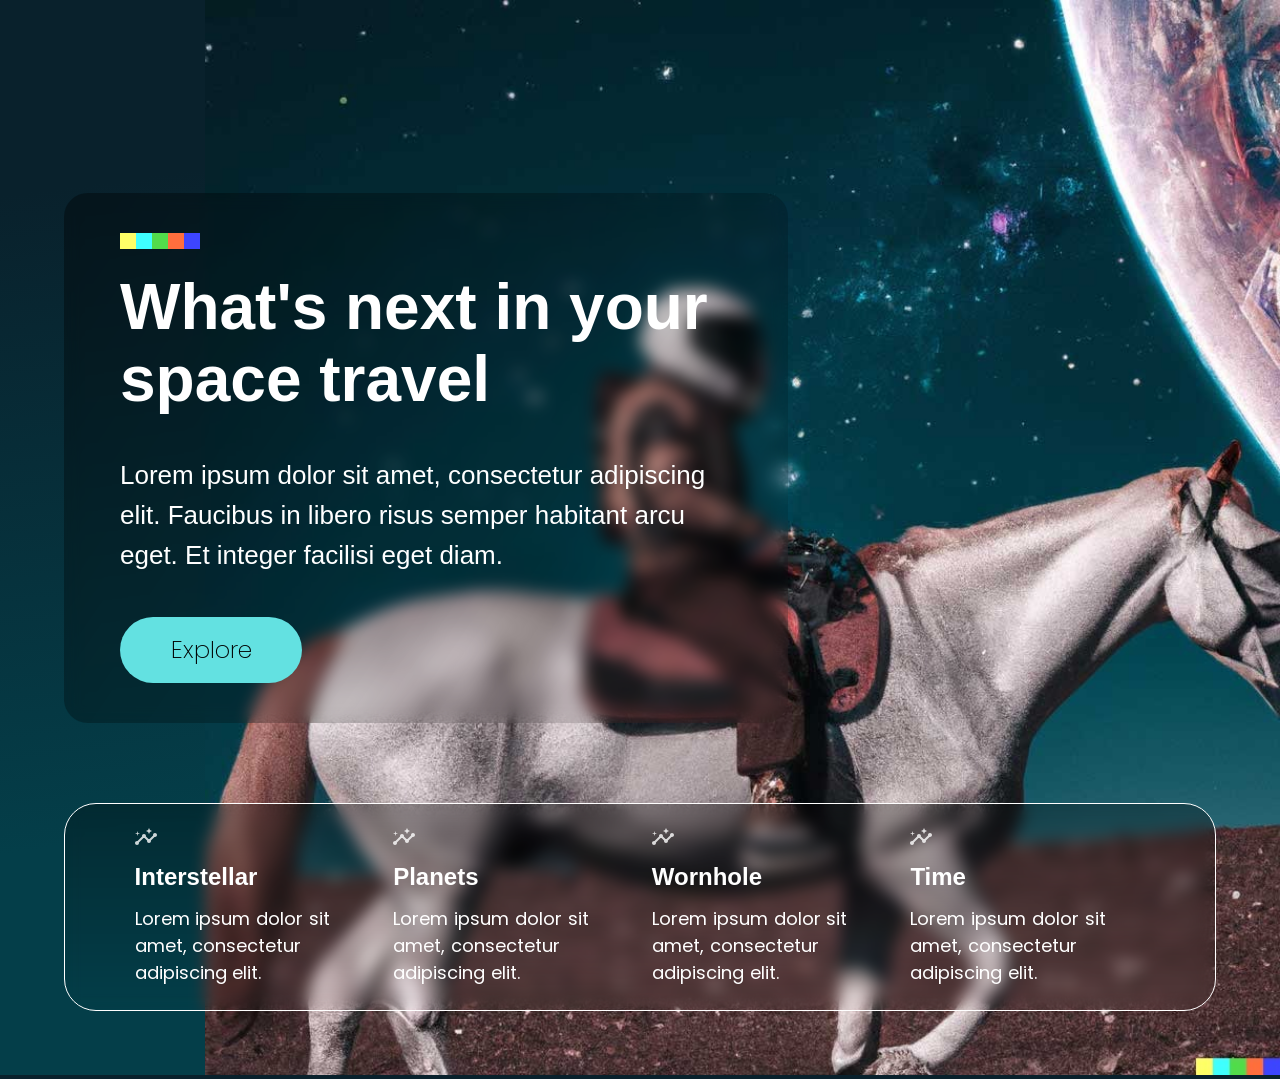
<file: index.html>
<!DOCTYPE html>
<html lang="en">
<head>
    <meta charset="UTF-8">
    <meta name="viewport" content="width=device-width, initial-scale=1.0">
    <title>web6</title>
     <link rel="stylesheet" href="web6.css">
     <link href="https://fonts.cdnfonts.com/css/avenir" rel="stylesheet">
     <link href="https://fonts.googleapis.com/css2?family=Poppins:wght@400&display=swap" rel="stylesheet">
</head>
<body>

<body>
    <div class="bgimg">
        <img src="web6(1).jpeg" alt="">
    </div>
    <section>
        <div class="container">
            <div class="row">
                <div class="content">
                    <div class="header">
                        <div class="colorblocks">
                            <div class="colorblock1"></div>
                            <div class="colorblock2"></div>
                            <div class="colorblock3"></div>
                            <div class="colorblock4"></div>
                            <div class="colorblock5"></div>
                        </div>
                        <h2 class="heading">What's next in your space travel</h2>
                    </div>
                    <div class="para">
                        Lorem ipsum dolor sit amet, consectetur adipiscing elit. Faucibus in libero risus semper
                        habitant arcu eget. Et integer facilisi eget diam.
                    </div>
                    <button class="btn">Explore</button>
                </div>

                <div class="list">
                    <div class="listdiv1">
                        <div class="logo"><svg width="22" height="17" viewBox="0 0 22 17" fill="none"
                                xmlns="http://www.w3.org/2000/svg">
                                <path
                                    d="M20 5C18.55 5 17.74 6.44 18.07 7.51L14.52 11.07C14.22 10.98 13.78 10.98 13.48 11.07L10.93 8.52C11.27 7.45 10.46 6 9 6C7.55 6 6.73 7.44 7.07 8.52L2.51 13.07C1.44 12.74 0 13.55 0 15C0 16.1 0.9 17 2 17C3.45 17 4.26 15.56 3.93 14.49L8.48 9.93C8.78 10.02 9.22 10.02 9.52 9.93L12.07 12.48C11.73 13.55 12.54 15 14 15C15.45 15 16.27 13.56 15.93 12.48L19.49 8.93C20.56 9.26 22 8.45 22 7C22 5.9 21.1 5 20 5Z"
                                    fill="white" fill-opacity="0.8" />
                                <path d="M14 6L14.94 3.93L17 3L14.94 2.07L14 0L13.08 2.07L11 3L13.08 3.93L14 6Z"
                                    fill="white" fill-opacity="0.8" />
                                <path d="M2.5 8L3 6L5 5.5L3 5L2.5 3L2 5L0 5.5L2 6L2.5 8Z" fill="white"
                                    fill-opacity="0.8" />
                            </svg>

                        </div>
                        <h3 class="list_heading">
                            Interstellar
                        </h3>
                        <p class="list_para">
                            Lorem ipsum dolor sit amet, consectetur adipiscing elit.
                        </p>
                    </div>
                    <div class="listdiv2">
                        <div class="logo"><svg width="22" height="17" viewBox="0 0 22 17" fill="none"
                                xmlns="http://www.w3.org/2000/svg">
                                <path
                                    d="M20 5C18.55 5 17.74 6.44 18.07 7.51L14.52 11.07C14.22 10.98 13.78 10.98 13.48 11.07L10.93 8.52C11.27 7.45 10.46 6 9 6C7.55 6 6.73 7.44 7.07 8.52L2.51 13.07C1.44 12.74 0 13.55 0 15C0 16.1 0.9 17 2 17C3.45 17 4.26 15.56 3.93 14.49L8.48 9.93C8.78 10.02 9.22 10.02 9.52 9.93L12.07 12.48C11.73 13.55 12.54 15 14 15C15.45 15 16.27 13.56 15.93 12.48L19.49 8.93C20.56 9.26 22 8.45 22 7C22 5.9 21.1 5 20 5Z"
                                    fill="white" fill-opacity="0.8" />
                                <path d="M14 6L14.94 3.93L17 3L14.94 2.07L14 0L13.08 2.07L11 3L13.08 3.93L14 6Z"
                                    fill="white" fill-opacity="0.8" />
                                <path d="M2.5 8L3 6L5 5.5L3 5L2.5 3L2 5L0 5.5L2 6L2.5 8Z" fill="white"
                                    fill-opacity="0.8" />
                            </svg>

                        </div>
                        <h3 class="list_heading">
                            Planets
                        </h3>
                        <p class="list_para">
                            Lorem ipsum dolor sit amet, consectetur adipiscing elit.
                        </p>
                    </div>
                    <div class="listdiv3">
                        <div class="logo"><svg width="22" height="17" viewBox="0 0 22 17" fill="none"
                                xmlns="http://www.w3.org/2000/svg">
                                <path
                                    d="M20 5C18.55 5 17.74 6.44 18.07 7.51L14.52 11.07C14.22 10.98 13.78 10.98 13.48 11.07L10.93 8.52C11.27 7.45 10.46 6 9 6C7.55 6 6.73 7.44 7.07 8.52L2.51 13.07C1.44 12.74 0 13.55 0 15C0 16.1 0.9 17 2 17C3.45 17 4.26 15.56 3.93 14.49L8.48 9.93C8.78 10.02 9.22 10.02 9.52 9.93L12.07 12.48C11.73 13.55 12.54 15 14 15C15.45 15 16.27 13.56 15.93 12.48L19.49 8.93C20.56 9.26 22 8.45 22 7C22 5.9 21.1 5 20 5Z"
                                    fill="white" fill-opacity="0.8" />
                                <path d="M14 6L14.94 3.93L17 3L14.94 2.07L14 0L13.08 2.07L11 3L13.08 3.93L14 6Z"
                                    fill="white" fill-opacity="0.8" />
                                <path d="M2.5 8L3 6L5 5.5L3 5L2.5 3L2 5L0 5.5L2 6L2.5 8Z" fill="white"
                                    fill-opacity="0.8" />
                            </svg>

                        </div>
                        <h3 class="list_heading">
                            Wornhole
                        </h3>
                        <p class="list_para">
                            Lorem ipsum dolor sit amet, consectetur adipiscing elit.
                        </p>
                    </div>
                    <div class="listdiv4">
                        <div class="logo"><svg width="22" height="17" viewBox="0 0 22 17" fill="none"
                                xmlns="http://www.w3.org/2000/svg">
                                <path
                                    d="M20 5C18.55 5 17.74 6.44 18.07 7.51L14.52 11.07C14.22 10.98 13.78 10.98 13.48 11.07L10.93 8.52C11.27 7.45 10.46 6 9 6C7.55 6 6.73 7.44 7.07 8.52L2.51 13.07C1.44 12.74 0 13.55 0 15C0 16.1 0.9 17 2 17C3.45 17 4.26 15.56 3.93 14.49L8.48 9.93C8.78 10.02 9.22 10.02 9.52 9.93L12.07 12.48C11.73 13.55 12.54 15 14 15C15.45 15 16.27 13.56 15.93 12.48L19.49 8.93C20.56 9.26 22 8.45 22 7C22 5.9 21.1 5 20 5Z"
                                    fill="white" fill-opacity="0.8" />
                                <path d="M14 6L14.94 3.93L17 3L14.94 2.07L14 0L13.08 2.07L11 3L13.08 3.93L14 6Z"
                                    fill="white" fill-opacity="0.8" />
                                <path d="M2.5 8L3 6L5 5.5L3 5L2.5 3L2 5L0 5.5L2 6L2.5 8Z" fill="white"
                                    fill-opacity="0.8" />
                            </svg>

                        </div>
                        <h3 class="list_heading">
                            Time
                        </h3>
                        <p class="list_para">
                            Lorem ipsum dolor sit amet, consectetur adipiscing elit.
                        </p>
                    </div>
                </div>
            </div>
        </div>
    </section>

</body>

</html>
</file>
<file: web6.css>
* {
  padding: 0;
  margin: 0;
  box-sizing: border-box;
}

img {
  height: 100%;
}

body {
  background: linear-gradient(172.29deg, #09212c 15.72%, #043e49 68.5%);
  position: relative;
  color: #ffffff;
}

.bgimg {
  position: absolute;
  right: 0;
  z-index: -1;
  height: 100%;
  min-height: 1024px;
}

.container {
  width: 100%;
  max-width: 1440px;
  padding: 64px;
  margin: auto;
}

.content {
  display: flex;
  margin-top: 129px;
  flex-direction: column;
  max-width: 724px;
  border-radius: 24px;
  padding: 40px 56px;
  gap: 40px;
  background: linear-gradient(
    124.42deg,
    rgba(0, 0, 0, 0.36) 5.12%,
    rgba(0, 0, 0, 0.0675) 102.99%
  );
  backdrop-filter: blur(8px);
}

.row {
  display: flex;
  flex-direction: column;
  gap: 80px;
}

.header {
  display: flex;
  flex-direction: column;
  gap: 24px;
}

.heading {
  font-family: 'Avenir', sans-serif;
  font-weight: 600;
  font-size: 64px;
  line-height: 72px;
  letter-spacing: 0%;
  margin-top: -2px;
}

.colorblocks {
  display: flex;
}

.colorblocks > div {
  width: 16px !important;
  height: 16px !important;
}

.colorblock1 {
  background: #ffff67;
}

.colorblock2 {
  background: #3fffff;
}

.colorblock3 {
  background: #52dc4b;
}

.colorblock4 {
  background: #ff6e3d;
}

.colorblock5 {
  background: #3d45ff;
}

.para {
  font-family: 'Avenir', sans-serif;
  font-weight: 310;
  font-size: 26px;
  padding-right: 26px;
  line-height: 40px;
}

.btn {
  background: #63e1e1;
  color: #000000;
  font-family: 'Poppins', sans-serif;
  font-weight: 250;
  font-size: 24px;
  line-height: 18px;
  max-width: 182px;
  max-height: 66px;
  border-radius: 36px;
  padding-top: 24px;
  padding-right: 48px;
  padding-bottom: 24px;
  padding-left: 48px;
  outline: none;
  border: none;
  margin-top: 2px;
}

.list {
  display: flex;
  background: linear-gradient(
    180deg,
    rgba(0, 0, 0, 0.3) 0%,
    rgba(0, 0, 0, 0) 100%
  );
  border-radius: 32px;
  padding: 24px 56px;
  gap: 10px;
  justify-content: space-evenly;
  border: 1px solid white;
  backdrop-filter: blur(8px);
}

.list_heading {
  font-family: 'Avenir', sans-serif;
  font-weight: 800;
  font-size: 24px;
  line-height: 40px;
}

.list_para {
  font-family: 'Poppins', sans-serif;
  font-weight: 400;
  font-size: 18px;
  word-spacing: 0.9px;
}

.list > div {
  display: flex;
  gap: 8px;
  flex-direction: column;
  max-width: 235px;
}

@media (max-width: 1024px) {
  .content {
    margin-top: 100px;
  }

  .list {
    padding: 24px;
  }

  .list_para {
    font-size: 16px;
  }
}

@media (max-width: 768px) {
  .container {
    padding: 24px;
  }

  .content {
    margin: 0;
  }

  .list {
    display: grid;
    grid-template-columns: repeat(2, 1fr);
    row-gap: 40px;
  }

  .list > div {
    padding-left: 20px;
  }
}

@media (max-width: 425px) {
  .heading {
    font-size: 48px;
    line-height: 60px;
  }

  .list {
    max-width: 320px;
    margin: auto;
    grid-template-columns: repeat(1, 1fr);
    padding: 48px 24px;
  }

  .list > div {
    padding-left: 5px;
  }

  .bgimg img {
    visibility: hidden;
  }
}
</file>
